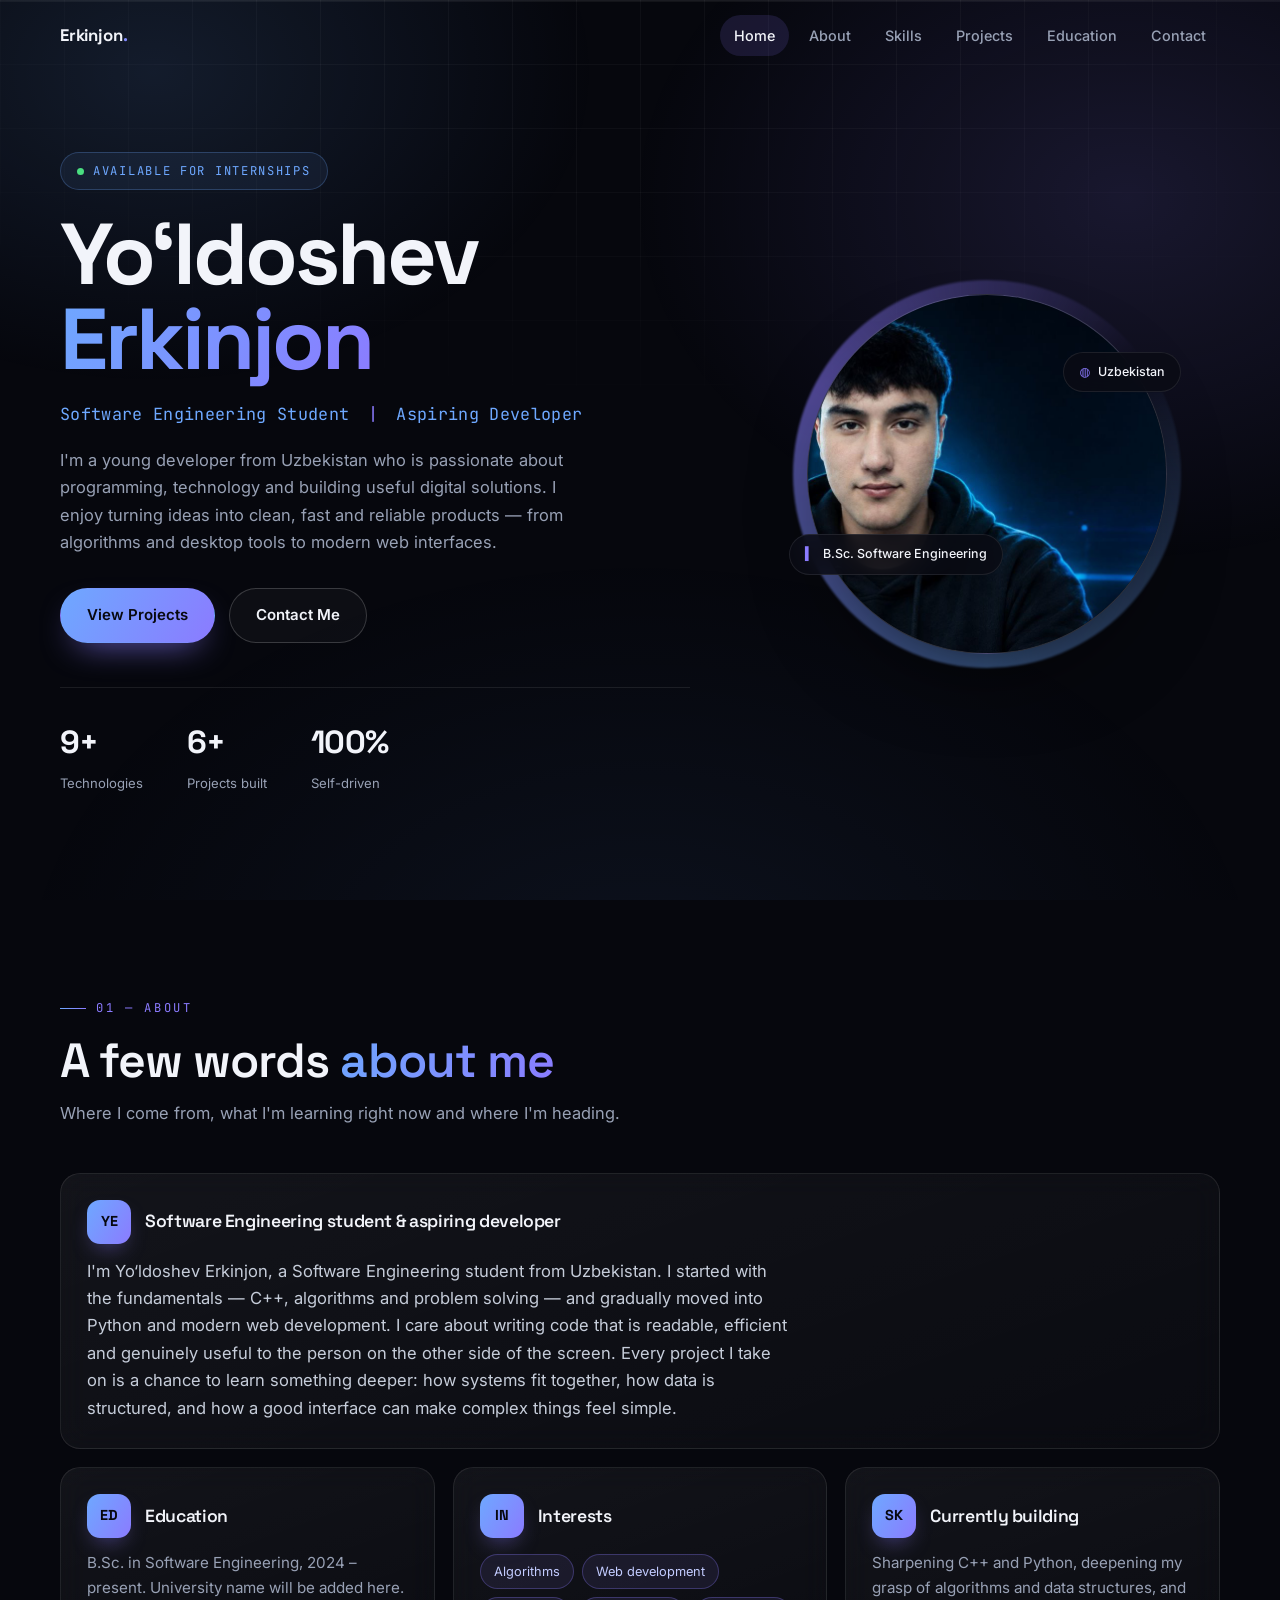
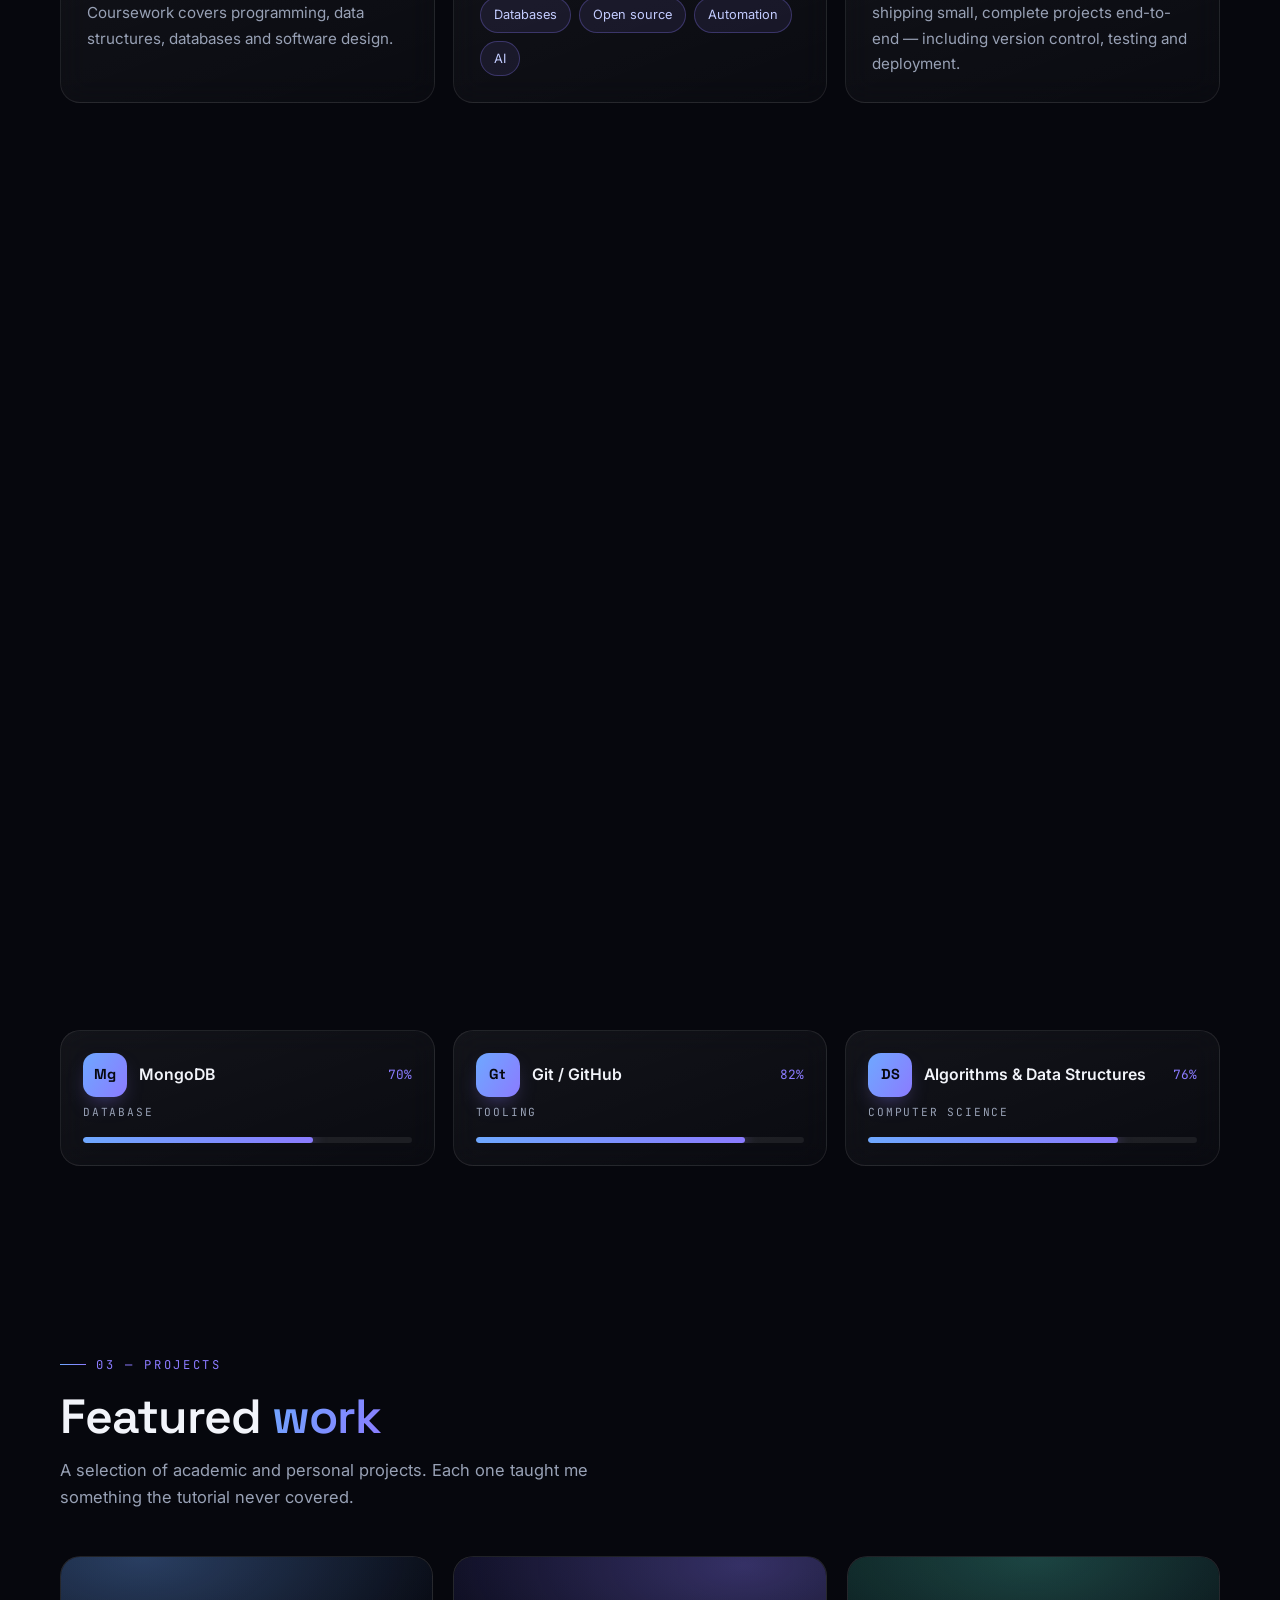
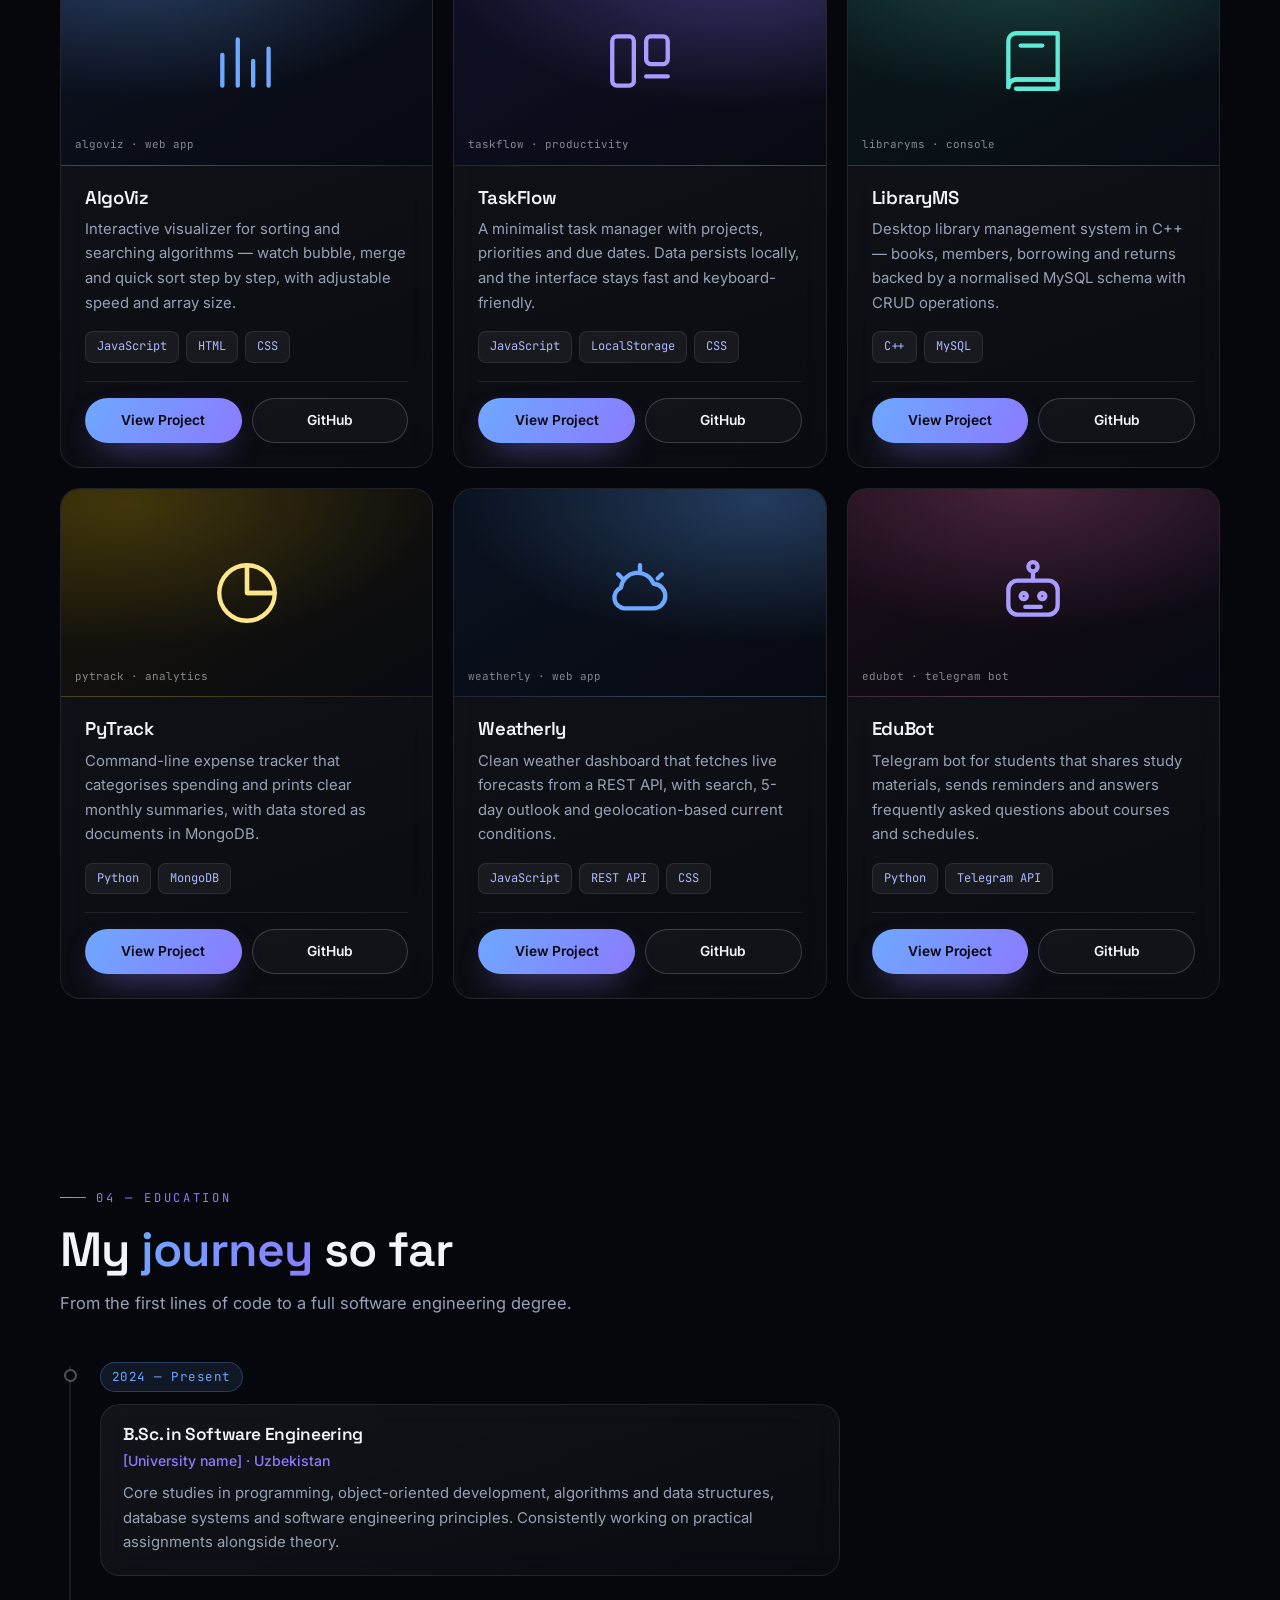
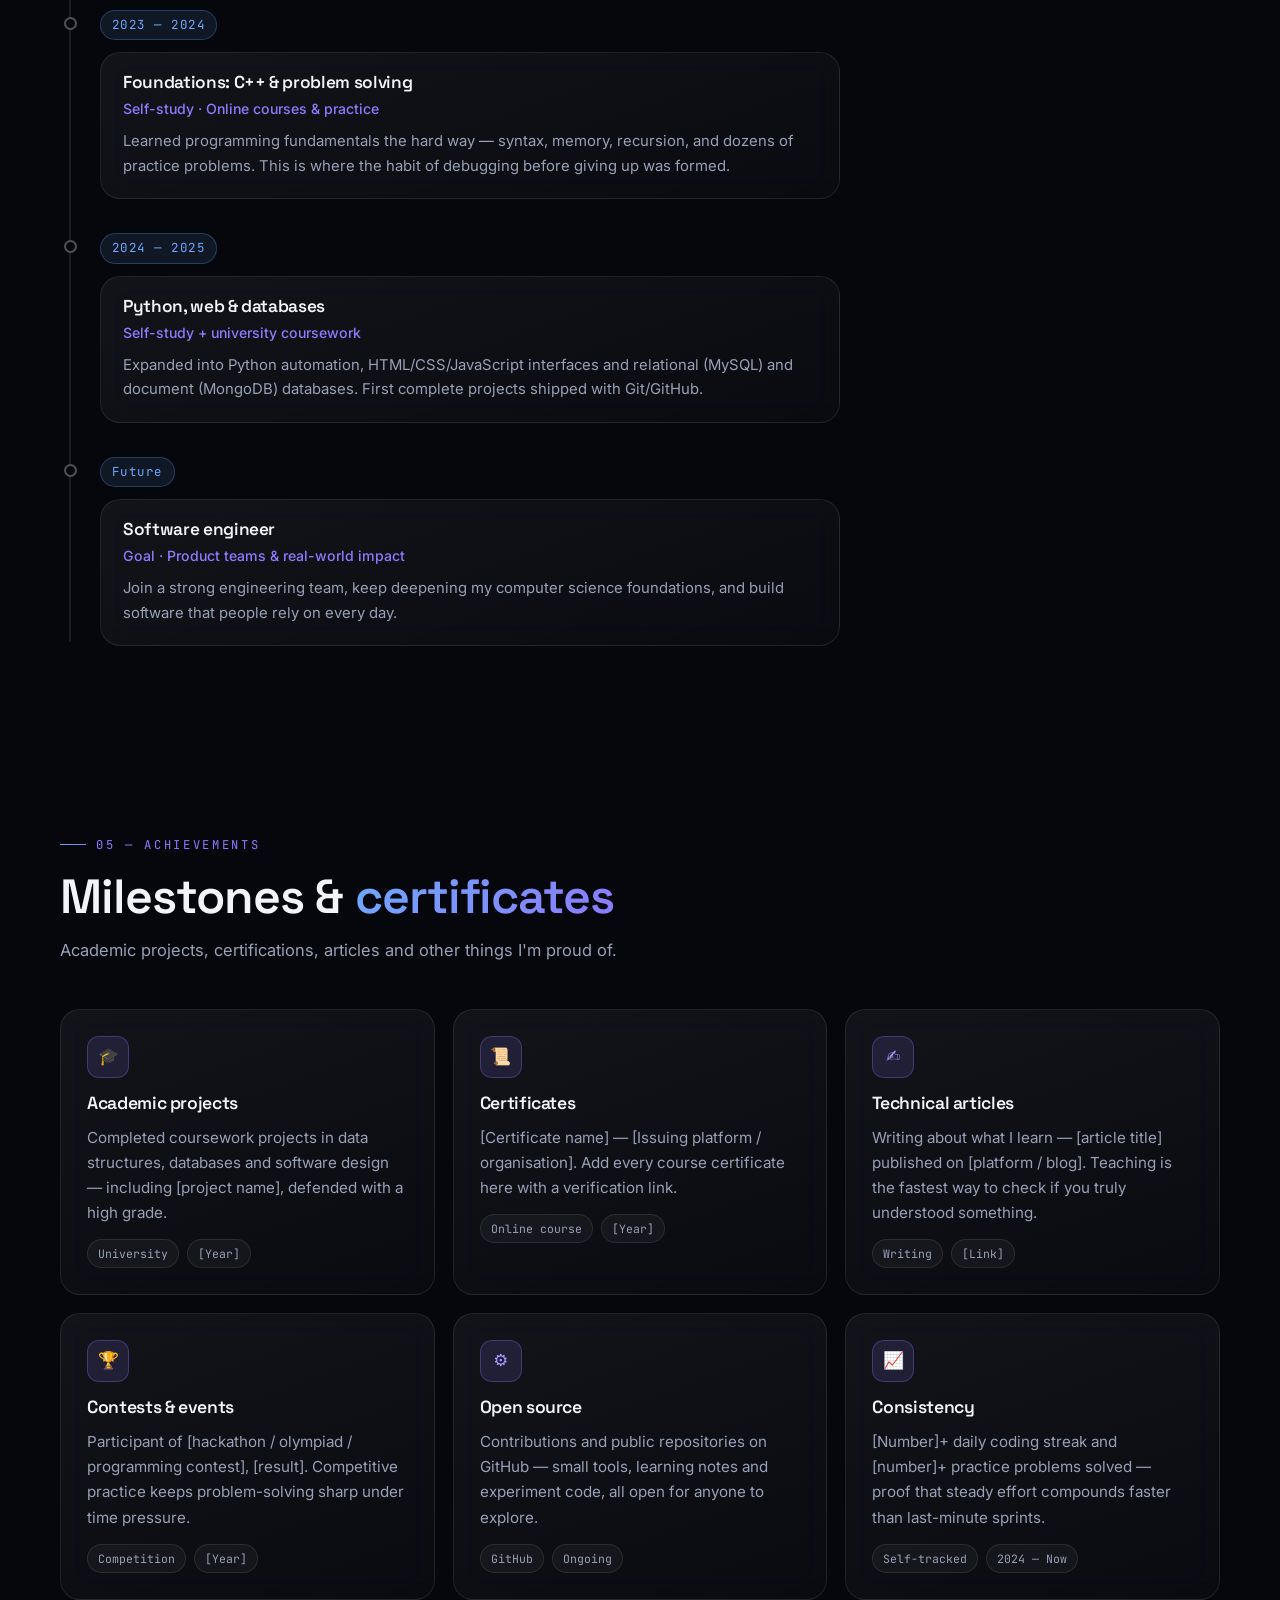
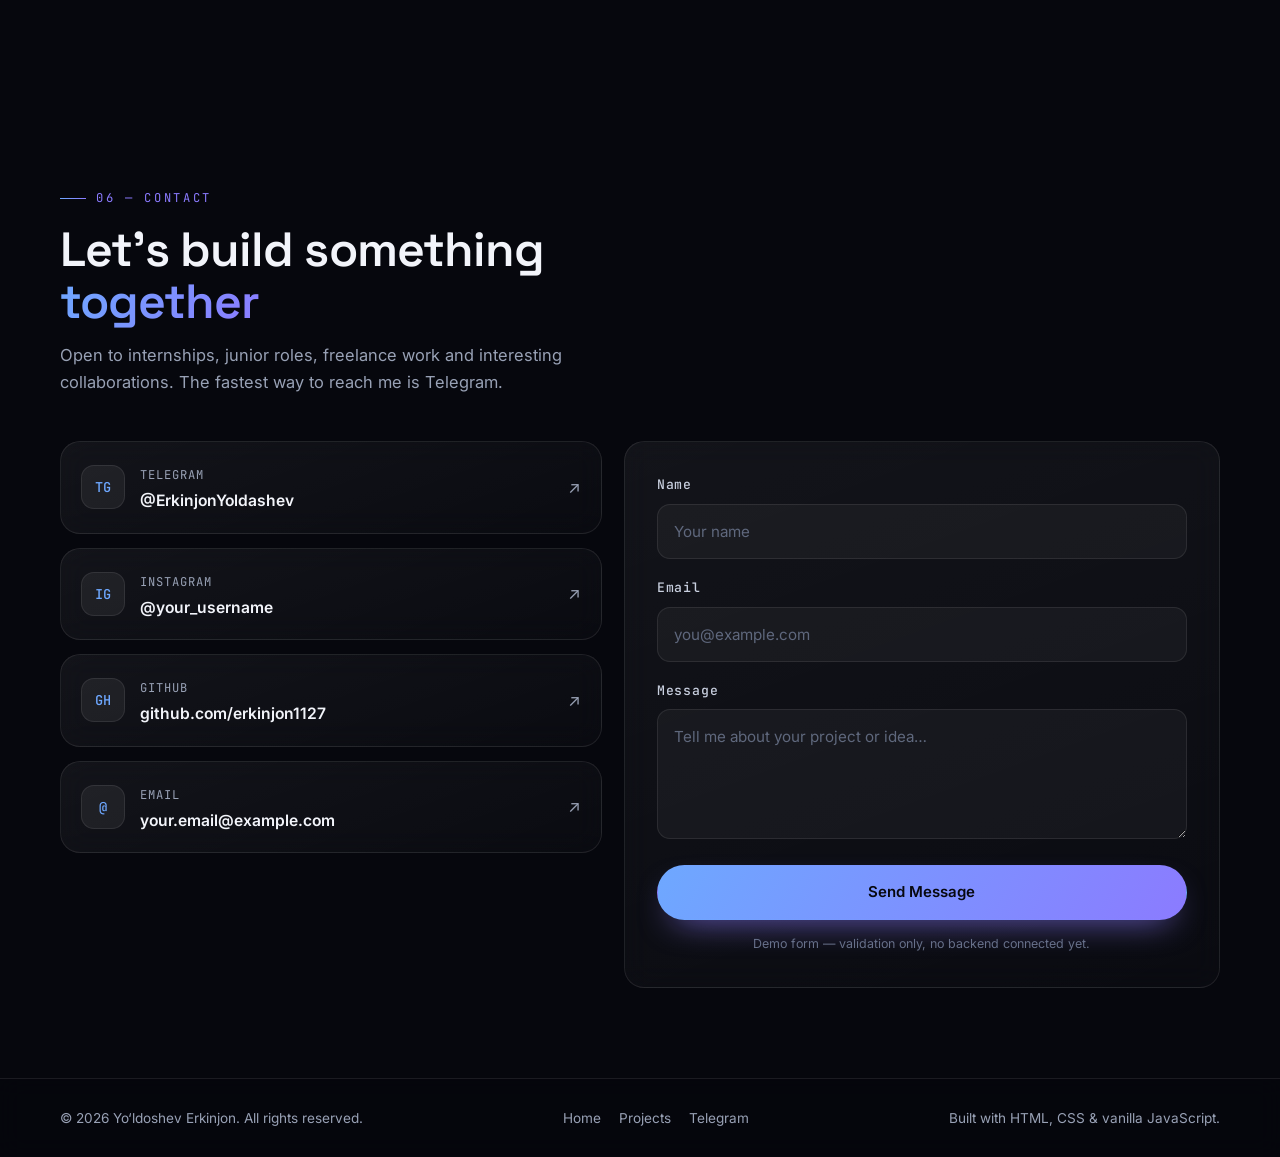
<file: erkinjon/index.html>
<!DOCTYPE html>
<html lang="en">
<head>
<meta charset="utf-8">
<meta name="viewport" content="width=device-width, initial-scale=1">
<title>Yo‘ldoshev Erkinjon — Software Engineering Student</title>
<meta name="description" content="Portfolio of Yo‘ldoshev Erkinjon — Software Engineering student and aspiring developer from Uzbekistan. Projects, skills and contact.">
<meta name="theme-color" content="#06070d">

<!-- Inline SVG favicon: violet monogram -->
<link rel="icon" href="data:image/svg+xml,%3Csvg xmlns='http://www.w3.org/2000/svg' viewBox='0 0 64 64'%3E%3Crect width='64' height='64' rx='16' fill='%237c6cf6'/%3E%3Ctext x='32' y='45' font-family='Georgia,serif' font-size='34' font-weight='bold' text-anchor='middle' fill='%2306070d'%3EE%3C/text%3E%3C/svg%3E">

<!-- Open Graph -->
<meta property="og:title" content="Yo‘ldoshev Erkinjon — Software Engineering Student">
<meta property="og:description" content="Aspiring developer building useful digital solutions.">
<meta property="og:type" content="website">

<!-- Fonts: Space Grotesk (headings), Inter (body), JetBrains Mono (labels) -->
<link rel="preconnect" href="https://fonts.googleapis.com">
<link rel="preconnect" href="https://fonts.gstatic.com" crossorigin>
<link href="https://fonts.googleapis.com/css2?family=Space+Grotesk:wght@500;600;700&family=Inter:wght@400;500;600&family=JetBrains+Mono:wght@400;500&display=swap" rel="stylesheet">

<style>
/* ============================================================================
   1. DESIGN TOKENS
   ========================================================================= */
:root{
  --bg:          #06070d;                 /* page background — near-black      */
  --bg-soft:     #0a0c14;                 /* raised surfaces                   */
  --blue:        #6ea8ff;                 /* primary accent                    */
  --violet:      #8b7bff;                 /* secondary accent                  */
  --grad:        linear-gradient(120deg,var(--blue),var(--violet));
  --text:        #f2f4fa;                 /* primary text                      */
  --muted:       #98a1b5;                 /* secondary text                    */
  --line:        rgba(255,255,255,.085);  /* hairline borders                  */
  --glass:       rgba(255,255,255,.045);  /* glass fill                        */
  --radius:      20px;
  --radius-sm:   13px;
  --maxw:        1160px;
  --ease:        cubic-bezier(.22,.61,.36,1);
  --nav-h:       72px;
}

/* ============================================================================
   2. RESET & BASE
   ========================================================================= */
*,*::before,*::after{box-sizing:border-box}
html{-webkit-text-size-adjust:100%;scroll-behavior:smooth}
body{
  margin:0;
  background:var(--bg);
  color:var(--text);
  font-family:"Inter",system-ui,-apple-system,Segoe UI,Roboto,sans-serif;
  font-size:16.5px;
  line-height:1.65;
  -webkit-font-smoothing:antialiased;
  overflow-x:hidden;
}
img{max-width:100%;display:block}
h1,h2,h3,h4{
  font-family:"Space Grotesk",system-ui,sans-serif;
  font-weight:600;
  letter-spacing:-.02em;
  line-height:1.08;
  margin:0;
  overflow-wrap:break-word;
}
p{margin:0}
a{color:inherit;text-decoration:none}
button{font:inherit}
::selection{background:rgba(139,123,255,.35);color:#fff}

:focus-visible{outline:2px solid var(--violet);outline-offset:3px;border-radius:6px}

.sr-only{
  position:absolute;width:1px;height:1px;padding:0;margin:-1px;
  overflow:hidden;clip:rect(0 0 0 0);white-space:nowrap;border:0;
}

/* Custom scrollbar */
::-webkit-scrollbar{width:10px}
::-webkit-scrollbar-track{background:#06070d}
::-webkit-scrollbar-thumb{background:#1d2233;border-radius:10px;border:2px solid #06070d}
::-webkit-scrollbar-thumb:hover{background:var(--violet)}

/* ============================================================================
   3. AMBIENT BACKGROUND — fixed glows + faint grid
   ========================================================================= */
.bg{
  position:fixed;inset:0;z-index:0;pointer-events:none;
  background:
    radial-gradient(680px 480px at 12% 8%,  rgba(110,168,255,.13),transparent 65%),
    radial-gradient(760px 560px at 88% 22%, rgba(139,123,255,.14),transparent 65%),
    radial-gradient(900px 620px at 50% 110%,rgba(110,168,255,.07),transparent 70%);
}
.bg::after{                       /* faint blueprint grid */
  content:"";position:absolute;inset:0;
  background-image:
    linear-gradient(rgba(255,255,255,.035) 1px,transparent 1px),
    linear-gradient(90deg,rgba(255,255,255,.035) 1px,transparent 1px);
  background-size:64px 64px;
  -webkit-mask-image:radial-gradient(ellipse 90% 60% at 50% 0%,#000 30%,transparent 80%);
          mask-image:radial-gradient(ellipse 90% 60% at 50% 0%,#000 30%,transparent 80%);
}

/* ============================================================================
   4. SCROLL PROGRESS BAR
   ========================================================================= */
.progress{position:fixed;top:0;left:0;right:0;height:2px;z-index:130;background:rgba(255,255,255,.05)}
.progress span{display:block;height:100%;width:0;background:var(--grad)}

/* ============================================================================
   5. NAVBAR — glass pill that solidifies on scroll
   ========================================================================= */
.nav{
  position:fixed;top:0;left:0;right:0;z-index:120;
  height:var(--nav-h);
  display:flex;align-items:center;
  transition:background .35s var(--ease),border-color .35s var(--ease);
  border-bottom:1px solid transparent;
}
.nav.is-scrolled{
  background:rgba(6,7,13,.78);
  backdrop-filter:blur(16px);-webkit-backdrop-filter:blur(16px);
  border-bottom-color:var(--line);
}
.nav__inner{
  width:min(var(--maxw),calc(100% - 40px));margin-inline:auto;
  display:flex;align-items:center;justify-content:space-between;gap:18px;
}
.brand{
  font-family:"Space Grotesk",sans-serif;font-weight:700;font-size:1.05rem;
  letter-spacing:-.01em;white-space:nowrap;
}
.brand i{
  font-style:normal;
  background:var(--grad);-webkit-background-clip:text;background-clip:text;color:transparent;
}
.nav__menu{display:flex;align-items:center;gap:6px;list-style:none;margin:0;padding:0}
.nav__menu a{
  display:block;padding:9px 14px;border-radius:999px;
  font-size:.9rem;font-weight:500;color:var(--muted);
  transition:color .25s var(--ease),background .25s var(--ease);
}
.nav__menu a:hover{color:var(--text);background:rgba(255,255,255,.06)}
.nav__menu a.is-current{color:var(--text);background:rgba(139,123,255,.14)}

.burger{
  display:none;position:relative;z-index:130;
  width:42px;height:42px;border-radius:12px;flex:none;cursor:pointer;
  background:rgba(255,255,255,.05);border:1px solid var(--line);
  align-items:center;justify-content:center;
}
.burger span{
  position:absolute;width:17px;height:1.6px;border-radius:2px;background:var(--text);
  transition:transform .3s var(--ease),opacity .3s var(--ease);
}
.burger span:nth-child(1){transform:translateY(-5px)}
.burger span:nth-child(3){transform:translateY(5px)}
.burger.is-open span:nth-child(1){transform:rotate(45deg)}
.burger.is-open span:nth-child(2){opacity:0}
.burger.is-open span:nth-child(3){transform:rotate(-45deg)}

/* ============================================================================
   6. LAYOUT HELPERS
   ========================================================================= */
.wrap{width:min(var(--maxw),calc(100% - 40px));margin-inline:auto}
main{position:relative;z-index:1}
.section{padding:clamp(72px,10vh,120px) 0;scroll-margin-top:calc(var(--nav-h) + 8px)}

.eyebrow{
  display:inline-flex;align-items:center;gap:10px;
  font-family:"JetBrains Mono",ui-monospace,monospace;
  font-size:.76rem;letter-spacing:.22em;text-transform:uppercase;
  color:var(--violet);margin-bottom:16px;
}
.eyebrow::before{content:"";width:26px;height:1px;background:var(--grad)}
.section__head{max-width:64ch;margin-bottom:clamp(34px,5vh,56px)}
.section__title{font-size:clamp(1.9rem,5vw,3rem)}
.section__title em{
  font-style:normal;
  background:var(--grad);-webkit-background-clip:text;background-clip:text;color:transparent;
}
.section__lead{margin-top:14px;color:var(--muted);max-width:58ch}

/* Scroll-reveal */
.reveal{
  opacity:0;transform:translateY(26px);
  transition:opacity .75s var(--ease),transform .75s var(--ease);
  transition-delay:var(--d,0s);
}
.reveal.is-in{opacity:1;transform:none}

/* ============================================================================
   7. BUTTONS
   ========================================================================= */
.btn{
  display:inline-flex;align-items:center;justify-content:center;gap:9px;
  padding:14px 26px;border-radius:999px;
  font-weight:600;font-size:.94rem;cursor:pointer;
  border:1px solid transparent;
  transition:transform .3s var(--ease),box-shadow .3s var(--ease),
             background .3s var(--ease),border-color .3s var(--ease),color .3s var(--ease);
}
.btn:hover{transform:translateY(-2px)}
.btn:active{transform:translateY(0)}
.btn--primary{
  background:var(--grad);color:#07080f;
  box-shadow:0 14px 34px -16px rgba(139,123,255,.9);
}
.btn--primary:hover{box-shadow:0 20px 42px -16px rgba(139,123,255,1)}
.btn--ghost{border-color:rgba(255,255,255,.18);color:var(--text);background:rgba(255,255,255,.03)}
.btn--ghost:hover{border-color:rgba(139,123,255,.7);background:rgba(139,123,255,.1)}
.btn--sm{padding:10px 18px;font-size:.86rem}

/* ============================================================================
   8. GLASS CARD + CURSOR SPOTLIGHT
   ========================================================================= */
.card{
  position:relative;overflow:hidden;
  padding:26px;border-radius:var(--radius);
  background:linear-gradient(160deg,rgba(255,255,255,.055),rgba(255,255,255,.018));
  border:1px solid var(--line);
  backdrop-filter:blur(14px);-webkit-backdrop-filter:blur(14px);
  transition:transform .4s var(--ease),border-color .4s var(--ease),box-shadow .4s var(--ease);
}
.card::before{
  content:"";position:absolute;inset:0;pointer-events:none;
  background:radial-gradient(320px circle at var(--mx,50%) var(--my,50%),
             rgba(139,123,255,.16),transparent 65%);
  opacity:0;transition:opacity .4s var(--ease);
}
.card:hover{transform:translateY(-6px);border-color:rgba(139,123,255,.45);
  box-shadow:0 30px 60px -34px rgba(109,96,246,.7)}
.card:hover::before{opacity:1}
.card__body{position:relative;z-index:1}

/* Gradient monogram tile */
.tile{
  flex:none;width:44px;height:44px;border-radius:13px;
  display:grid;place-items:center;
  background:var(--grad);color:#07080f;
  font-family:"Space Grotesk",sans-serif;font-weight:700;font-size:.9rem;
  box-shadow:0 10px 24px -12px rgba(139,123,255,.9);
}

/* ============================================================================
   9. HERO
   ========================================================================= */
.hero{
  min-height:100vh;          /* fallback first, then small viewport units */
  min-height:100svh;
  display:flex;align-items:center;
  padding:calc(var(--nav-h) + 48px) 0 72px;
  scroll-margin-top:0;
}
.hero__grid{
  display:grid;gap:clamp(36px,6vw,64px);
  grid-template-columns:1.15fr .85fr;align-items:center;
}
.hero__tag{
  display:inline-flex;align-items:center;gap:9px;
  padding:8px 16px;border-radius:999px;
  font-family:"JetBrains Mono",monospace;font-size:.76rem;letter-spacing:.14em;
  text-transform:uppercase;color:var(--blue);
  background:rgba(110,168,255,.08);border:1px solid rgba(110,168,255,.25);
}
.dot{width:7px;height:7px;border-radius:50%;background:#4ade80;box-shadow:0 0 0 0 rgba(74,222,128,.6);animation:pulse 2.4s infinite}
@keyframes pulse{
  0%{box-shadow:0 0 0 0 rgba(74,222,128,.55)}
  70%{box-shadow:0 0 0 9px rgba(74,222,128,0)}
  100%{box-shadow:0 0 0 0 rgba(74,222,128,0)}
}
.hero__name{
  margin-top:22px;
  font-size:clamp(2.7rem,7.4vw,5.4rem);
  font-weight:700;line-height:.98;letter-spacing:-.035em;
}
.hero__name em{
  font-style:normal;
  background:var(--grad);-webkit-background-clip:text;background-clip:text;color:transparent;
}
.hero__role{
  margin-top:20px;
  font-family:"JetBrains Mono",monospace;
  font-size:clamp(.9rem,2.2vw,1.05rem);color:var(--blue);letter-spacing:.02em;
}
.hero__role .sep{color:var(--violet);margin:0 8px}
.hero__intro{margin-top:18px;color:var(--muted);max-width:54ch}
.hero__actions{display:flex;flex-wrap:wrap;gap:14px;margin-top:32px}
.hero__stats{
  display:flex;flex-wrap:wrap;gap:clamp(22px,4vw,44px);
  margin-top:44px;padding-top:28px;border-top:1px solid var(--line);
}
.stat b{
  display:block;font-family:"Space Grotesk",sans-serif;
  font-size:clamp(1.5rem,3.4vw,2rem);font-weight:700;letter-spacing:-.02em;
}
.stat span{font-size:.82rem;color:var(--muted)}

/* Profile placeholder */
.avatar{position:relative;width:min(360px,80vw);margin-inline:auto;aspect-ratio:1}
.avatar__ring{
  position:absolute;inset:-14px;border-radius:50%;
  background:conic-gradient(from 180deg,var(--blue),var(--violet),transparent 65%,var(--blue));
  opacity:.55;filter:blur(1px);
  animation:spin 16s linear infinite;
}
@keyframes spin{to{transform:rotate(360deg)}}
.avatar__img{
  position:absolute;inset:0;border-radius:50%;overflow:hidden;
  border:1px solid rgba(255,255,255,.14);
  background:
    radial-gradient(120% 110% at 30% 0%,rgba(139,123,255,.35),transparent 60%),
    linear-gradient(160deg,#12152300,#0b0e19),
    #0d1020;
  display:grid;place-items:center;
  box-shadow:0 40px 90px -40px rgba(0,0,0,.9);
}
.avatar__img::after{                /* faint grid inside the photo circle */
  content:"";position:absolute;inset:0;
  background-image:
    linear-gradient(rgba(255,255,255,.05) 1px,transparent 1px),
    linear-gradient(90deg,rgba(255,255,255,.05) 1px,transparent 1px);
  background-size:34px 34px;
}
.avatar__img svg{width:56%;height:56%;position:relative;z-index:1;opacity:.85}
.avatar__img img{                 /* real photo sits above the fallback silhouette */
  position:absolute;inset:0;z-index:2;
  width:100%;height:100%;object-fit:cover;object-position:center 30%;
}
.avatar__chip{
  position:absolute;z-index:2;
  display:flex;align-items:center;gap:8px;
  padding:9px 15px;border-radius:999px;font-size:.78rem;font-weight:500;
  background:rgba(10,12,20,.82);border:1px solid var(--line);
  backdrop-filter:blur(12px);-webkit-backdrop-filter:blur(12px);
  white-space:nowrap;
}
.avatar__chip--a{left:-18px;bottom:22%}
.avatar__chip--b{right:-14px;top:16%}
.avatar__chip i{font-style:normal;color:var(--violet);font-weight:700}

/* ============================================================================
   10. ABOUT — bento grid
   ========================================================================= */
.bento{display:grid;gap:18px;grid-template-columns:repeat(6,1fr)}
.bento__bio{grid-column:span 6}
.bento__cell{grid-column:span 2}
.bento__bio p{margin-top:14px;color:#c6cdda;font-size:1.04rem;max-width:70ch}
.card__row{display:flex;align-items:center;gap:14px}
.card__title{font-size:1.1rem}
.card__text{margin-top:12px;color:var(--muted);font-size:.95rem}
.tags{display:flex;flex-wrap:wrap;gap:8px;margin-top:16px}
.tag{
  padding:6px 13px;border-radius:999px;font-size:.8rem;color:#c3ccff;
  border:1px solid rgba(139,123,255,.3);background:rgba(139,123,255,.09);
  transition:border-color .3s var(--ease),transform .3s var(--ease);
}
.tag:hover{border-color:var(--violet);transform:translateY(-2px)}

/* ============================================================================
   11. SKILLS
   ========================================================================= */
.skills{display:grid;gap:18px;grid-template-columns:repeat(auto-fill,minmax(280px,1fr))}
.skill{padding:22px}
.skill__top{display:flex;align-items:center;justify-content:space-between;gap:12px}
.skill__name{display:flex;align-items:center;gap:12px;font-weight:600;font-size:.99rem}
.skill__level{
  font-family:"JetBrains Mono",monospace;font-size:.8rem;color:var(--violet);
  font-variant-numeric:tabular-nums;
}
.skill__cat{
  margin-top:6px;font-family:"JetBrains Mono",monospace;font-size:.7rem;
  letter-spacing:.16em;text-transform:uppercase;color:var(--muted);
}
.skill__track{
  margin-top:16px;height:6px;border-radius:99px;
  background:rgba(255,255,255,.07);overflow:hidden;
}
.skill__fill{
  display:block;height:100%;width:0;border-radius:99px;background:var(--grad);
  box-shadow:0 0 14px rgba(139,123,255,.6);
  transition:width 1.3s var(--ease);
}

/* ============================================================================
   12. PROJECTS
   ========================================================================= */
.projects{display:grid;gap:20px;grid-template-columns:repeat(auto-fill,minmax(320px,1fr))}
.project{padding:0;display:flex;flex-direction:column;overflow:hidden}
.project__thumb{
  position:relative;aspect-ratio:16/9;
  display:grid;place-items:center;overflow:hidden;
  border-bottom:1px solid var(--line);
}
.project__thumb::after{             /* glass shine sweep on hover */
  content:"";position:absolute;inset:0;
  background:linear-gradient(115deg,transparent 35%,rgba(255,255,255,.14) 50%,transparent 65%);
  transform:translateX(-120%);
  transition:transform .9s var(--ease);
}
.project:hover .project__thumb::after{transform:translateX(120%)}
.project__thumb svg{width:74px;height:74px;stroke-width:1.4;position:relative;z-index:1;
  transition:transform .5s var(--ease)}
.project:hover .project__thumb svg{transform:scale(1.08) translateY(-3px)}
.project__thumb figcaption{
  position:absolute;left:14px;bottom:11px;z-index:1;
  font-family:"JetBrains Mono",monospace;font-size:.68rem;
  color:rgba(255,255,255,.5);
}
/* unique gradient per project */
.thumb--1{background:radial-gradient(130% 110% at 22% 0%,rgba(110,168,255,.3),transparent 62%),linear-gradient(150deg,#0c1220,#080a12)}
.thumb--2{background:radial-gradient(130% 110% at 78% 4%,rgba(139,123,255,.32),transparent 62%),linear-gradient(150deg,#101026,#080a12)}
.thumb--3{background:radial-gradient(130% 110% at 50% 0%,rgba(94,234,212,.22),transparent 62%),linear-gradient(150deg,#0a1a1c,#080a12)}
.thumb--4{background:radial-gradient(130% 110% at 18% 8%,rgba(250,204,21,.18),transparent 62%),linear-gradient(150deg,#1a1608,#080a12)}
.thumb--5{background:radial-gradient(130% 110% at 82% 6%,rgba(96,165,250,.3),transparent 62%),linear-gradient(150deg,#0a1220,#080a12)}
.thumb--6{background:radial-gradient(130% 110% at 50% 0%,rgba(244,114,182,.22),transparent 62%),linear-gradient(150deg,#1a0d18,#080a12)}
.thumb--1 svg,.thumb--5 svg{stroke:var(--blue)}
.thumb--2 svg,.thumb--6 svg{stroke:#a99bff}
.thumb--3 svg{stroke:#5eead4}
.thumb--4 svg{stroke:#fde68a}

.project__body{padding:22px 24px 24px;display:flex;flex-direction:column;flex:1}
.project__name{font-size:1.16rem}
.project__desc{margin-top:9px;color:var(--muted);font-size:.93rem;flex:1}
.tech{display:flex;flex-wrap:wrap;gap:7px;margin-top:16px}
.tech span{
  padding:5px 11px;border-radius:8px;font-size:.75rem;
  font-family:"JetBrains Mono",monospace;color:#aeb8ff;
  background:rgba(255,255,255,.05);border:1px solid var(--line);
}
.project__links{
  display:flex;gap:10px;margin-top:18px;padding-top:16px;border-top:1px solid var(--line);
}
.project__links .btn{flex:1}

/* ============================================================================
   13. EDUCATION TIMELINE
   ========================================================================= */
.timeline{position:relative;padding-left:40px;max-width:780px}
.timeline::before{                       /* track */
  content:"";position:absolute;left:9px;top:4px;bottom:4px;width:2px;
  background:rgba(255,255,255,.09);border-radius:2px;
}
.timeline::after{                        /* progress — --draw set by JS */
  content:"";position:absolute;left:9px;top:4px;width:2px;
  height:var(--draw,0px);
  background:linear-gradient(180deg,var(--blue),var(--violet));
  border-radius:2px;box-shadow:0 0 16px rgba(139,123,255,.7);
}
.tl{position:relative;padding-bottom:34px}
.tl:last-child{padding-bottom:0}
.tl::before{                             /* node */
  content:"";position:absolute;left:-36px;top:7px;
  width:13px;height:13px;border-radius:50%;
  background:var(--bg);border:2px solid rgba(255,255,255,.3);
  transition:border-color .35s var(--ease),background .35s var(--ease),box-shadow .35s var(--ease);
}
.tl.is-lit::before{
  border-color:var(--violet);background:var(--violet);
  box-shadow:0 0 16px rgba(139,123,255,.8);
}
.tl__year{
  display:inline-block;
  font-family:"JetBrains Mono",monospace;font-size:.78rem;letter-spacing:.12em;
  color:var(--blue);padding:4px 11px;border-radius:999px;
  background:rgba(110,168,255,.1);border:1px solid rgba(110,168,255,.28);
}
.tl__card{margin-top:12px;padding:20px 22px}
.tl__title{font-size:1.08rem}
.tl__place{margin-top:5px;color:var(--violet);font-size:.88rem;font-weight:500}
.tl__text{margin-top:9px;color:var(--muted);font-size:.93rem}

/* ============================================================================
   14. ACHIEVEMENTS
   ========================================================================= */
.achievements{display:grid;gap:18px;grid-template-columns:repeat(auto-fill,minmax(300px,1fr))}
.ach__icon{
  width:42px;height:42px;border-radius:12px;display:grid;place-items:center;
  background:rgba(139,123,255,.13);border:1px solid rgba(139,123,255,.3);
  color:#a99bff;font-size:1.05rem;
}
.ach__meta{
  margin-top:14px;display:flex;gap:8px;flex-wrap:wrap;
  font-family:"JetBrains Mono",monospace;font-size:.72rem;color:var(--muted);
}
.ach__meta span{padding:4px 10px;border-radius:999px;border:1px solid var(--line);background:rgba(255,255,255,.04)}

/* ============================================================================
   15. CONTACT
   ========================================================================= */
.contact__grid{display:grid;gap:22px;grid-template-columns:1fr 1.1fr;align-items:start}
.socials{display:grid;gap:14px}
.social{
  display:flex;align-items:center;gap:15px;padding:18px 20px;
}
.social__icon{
  width:44px;height:44px;flex:none;border-radius:13px;display:grid;place-items:center;
  background:rgba(255,255,255,.06);border:1px solid var(--line);
  font-family:"JetBrains Mono",monospace;font-weight:500;font-size:.85rem;color:var(--blue);
  transition:background .3s var(--ease),color .3s var(--ease),border-color .3s var(--ease);
}
.social:hover .social__icon{background:var(--grad);color:#07080f;border-color:transparent}
.social__k{font-size:.76rem;color:var(--muted);letter-spacing:.08em;text-transform:uppercase;
  font-family:"JetBrains Mono",monospace}
.social__v{font-weight:600;font-size:.98rem;word-break:break-word}
.social__arrow{margin-left:auto;color:var(--muted);transition:transform .3s var(--ease),color .3s var(--ease)}
.social:hover .social__arrow{transform:translate(3px,-3px);color:var(--violet)}

.form{padding:clamp(22px,4vw,32px)}
.field{margin-bottom:18px}
.field label{
  display:block;margin-bottom:8px;font-size:.82rem;font-weight:500;color:#c9d0e0;
  font-family:"JetBrains Mono",monospace;letter-spacing:.06em;
}
.field input,.field textarea{
  width:100%;padding:14px 16px;border-radius:var(--radius-sm);
  background:rgba(255,255,255,.04);border:1px solid var(--line);
  color:var(--text);font:inherit;font-size:.95rem;
  transition:border-color .3s var(--ease),background .3s var(--ease),box-shadow .3s var(--ease);
}
.field textarea{min-height:130px;resize:vertical}
.field input::placeholder,.field textarea::placeholder{color:#5f687d}
.field input:focus,.field textarea:focus{
  outline:none;border-color:rgba(139,123,255,.7);
  background:rgba(139,123,255,.06);box-shadow:0 0 0 4px rgba(139,123,255,.13);
}
.field.is-error input,.field.is-error textarea{border-color:#f87171}
.field__err{display:none;margin-top:6px;font-size:.78rem;color:#f87171}
.field.is-error .field__err{display:block}
.form__note{margin-top:14px;font-size:.78rem;color:#67708a;text-align:center}
.form__success{
  display:none;align-items:center;gap:12px;padding:16px 18px;margin-bottom:18px;
  border-radius:var(--radius-sm);font-size:.92rem;
  background:rgba(74,222,128,.08);border:1px solid rgba(74,222,128,.35);color:#bbf7d0;
}
.form__success.is-on{display:flex}

/* ============================================================================
   16. FOOTER + TOAST
   ========================================================================= */
.footer{
  position:relative;z-index:1;
  border-top:1px solid var(--line);
  background:rgba(6,7,13,.7);backdrop-filter:blur(12px);
  padding:28px 0;
}
.footer__inner{
  display:flex;flex-wrap:wrap;gap:12px;justify-content:space-between;align-items:center;
  color:var(--muted);font-size:.85rem;
}
.footer__inner a:hover{color:var(--violet)}
.footer__links{display:flex;gap:18px;flex-wrap:wrap}

.toast{
  position:fixed;left:50%;bottom:28px;z-index:200;
  transform:translate(-50%,20px);opacity:0;visibility:hidden;
  max-width:calc(100% - 32px);
  padding:13px 22px;border-radius:999px;font-size:.88rem;text-align:center;
  background:rgba(12,14,24,.94);border:1px solid rgba(139,123,255,.4);
  box-shadow:0 24px 50px -24px rgba(0,0,0,.9);
  backdrop-filter:blur(14px);-webkit-backdrop-filter:blur(14px);
  transition:transform .4s var(--ease),opacity .4s var(--ease),visibility .4s var(--ease);
}
.toast.is-on{transform:translate(-50%,0);opacity:1;visibility:visible}

/* ============================================================================
   17. RESPONSIVE
   ========================================================================= */
@media (max-width:980px){
  .hero__grid{grid-template-columns:1fr;text-align:left}
  .avatar{order:-1;width:min(280px,68vw)}
  .contact__grid{grid-template-columns:1fr}
  .bento__cell{grid-column:span 3}
}
@media (max-width:820px){
  .burger{display:flex}
  .nav__menu{
    position:fixed;top:var(--nav-h);left:0;right:0;
    flex-direction:column;align-items:stretch;gap:4px;
    padding:16px 20px 26px;
    background:rgba(7,8,15,.97);
    backdrop-filter:blur(18px);-webkit-backdrop-filter:blur(18px);
    border-bottom:1px solid var(--line);
    transform:translateY(-14px);opacity:0;visibility:hidden;
    transition:transform .3s var(--ease),opacity .3s var(--ease),visibility .3s var(--ease);
  }
  .nav__menu.is-open{transform:none;opacity:1;visibility:visible}
  .nav__menu a{padding:13px 16px;font-size:1rem;border-radius:12px}
  .bento__cell{grid-column:span 6}
}
@media (max-width:640px){
  :root{--nav-h:64px}
  body{font-size:15.5px}
  .wrap{width:calc(100% - 32px)}
  .hero{padding-top:calc(var(--nav-h) + 34px)}
  .hero__actions .btn{flex:1 1 100%}
  .avatar__chip--a{left:-8px}
  .avatar__chip--b{right:-6px}
  .project__links{flex-direction:column}
  .timeline{padding-left:32px}
  .tl::before{left:-28px}
  .footer__inner{justify-content:center;text-align:center}
}
@media (max-width:380px){
  .wrap{width:calc(100% - 24px)}
  .card{padding:20px;border-radius:16px}
  .avatar__chip{display:none}
}

/* ============================================================================
   18. REDUCED MOTION
   ========================================================================= */
@media (prefers-reduced-motion:reduce){
  html{scroll-behavior:auto}
  *,*::before,*::after{
    animation-duration:.001ms !important;animation-iteration-count:1 !important;
    transition-duration:.001ms !important;
  }
  .reveal{opacity:1;transform:none}
}
</style>
</head>

<body>

<!-- Ambient background -->
<div class="bg" aria-hidden="true"></div>

<!-- Scroll progress -->
<div class="progress" aria-hidden="true"><span id="progressBar"></span></div>

<!-- ==========================================================================
     NAVBAR
     ======================================================================= -->
<header class="nav" id="nav">
  <div class="nav__inner">
    <a class="brand" href="#home">Erkinjon<i>.</i></a>

    <button class="burger" id="burger" type="button" aria-label="Toggle navigation"
            aria-expanded="false" aria-controls="navMenu">
      <span></span><span></span><span></span>
    </button>

    <ul class="nav__menu" id="navMenu">
      <li><a href="#home">Home</a></li>
      <li><a href="#about">About</a></li>
      <li><a href="#skills">Skills</a></li>
      <li><a href="#projects">Projects</a></li>
      <li><a href="#education">Education</a></li>
      <li><a href="#contact">Contact</a></li>
    </ul>
  </div>
</header>

<main>

<!-- ==========================================================================
     HERO
     ======================================================================= -->
<section class="hero" id="home">
  <div class="wrap">
    <div class="hero__grid">

      <div class="hero__copy">
        <p class="hero__tag reveal"><span class="dot"></span> Available for internships</p>

        <h1 class="hero__name reveal" style="--d:.08s">
          Yo‘ldoshev<br><em>Erkinjon</em>
        </h1>

        <p class="hero__role reveal" style="--d:.16s">
          Software Engineering Student <span class="sep">|</span> Aspiring Developer
        </p>

        <p class="hero__intro reveal" style="--d:.24s">
          I'm a young developer from Uzbekistan who is passionate about programming,
          technology and building useful digital solutions. I enjoy turning ideas into
          clean, fast and reliable products — from algorithms and desktop tools to
          modern web interfaces.
        </p>

        <div class="hero__actions reveal" style="--d:.32s">
          <a class="btn btn--primary" href="#projects">View Projects</a>
          <a class="btn btn--ghost" href="#contact">Contact Me</a>
        </div>

        <div class="hero__stats reveal" style="--d:.4s">
          <div class="stat"><b data-count="9" data-suffix="+">0</b><span>Technologies</span></div>
          <div class="stat"><b data-count="6" data-suffix="+">0</b><span>Projects built</span></div>
          <div class="stat"><b data-count="100" data-suffix="%">0</b><span>Self-driven</span></div>
        </div>
      </div>

      <!-- Profile image placeholder -->
      <div class="avatar reveal" style="--d:.2s">
        <div class="avatar__ring" aria-hidden="true"></div>
        <div class="avatar__img">
          <img src="assets/photo.jpg" alt="Yo‘ldoshev Erkinjon" onerror="this.remove()">
          <!-- Silhouette below is only a fallback if the photo is missing -->
          <svg viewBox="0 0 24 24" fill="none" stroke="#9fb4ff" stroke-width="1.2"
               stroke-linecap="round" stroke-linejoin="round" aria-hidden="true">
            <circle cx="12" cy="8.4" r="4.2"></circle>
            <path d="M3.8 21c.9-4.2 4.3-6.4 8.2-6.4s7.3 2.2 8.2 6.4"></path>
          </svg>
        </div>
        <span class="avatar__chip avatar__chip--a"><i>▍</i> B.Sc. Software Engineering</span>
        <span class="avatar__chip avatar__chip--b"><i>◍</i> Uzbekistan</span>
      </div>

    </div>
  </div>
</section>

<!-- ==========================================================================
     ABOUT
     ======================================================================= -->
<section class="section" id="about">
  <div class="wrap">
    <div class="section__head reveal">
      <p class="eyebrow">01 — About</p>
      <h2 class="section__title">A few words <em>about me</em></h2>
      <p class="section__lead">
        Where I come from, what I'm learning right now and where I'm heading.
      </p>
    </div>

    <div class="bento">
      <article class="card bento__bio reveal">
        <div class="card__body">
          <div class="card__row">
            <div class="tile" aria-hidden="true">YE</div>
            <h3 class="card__title">Software Engineering student &amp; aspiring developer</h3>
          </div>
          <p>
            I'm Yo‘ldoshev Erkinjon, a Software Engineering student from Uzbekistan.
            I started with the fundamentals — C++, algorithms and problem solving — and
            gradually moved into Python and modern web development. I care about writing
            code that is readable, efficient and genuinely useful to the person on the
            other side of the screen. Every project I take on is a chance to learn
            something deeper: how systems fit together, how data is structured, and how a
            good interface can make complex things feel simple.
          </p>
        </div>
      </article>

      <article class="card bento__cell reveal" style="--d:.08s">
        <div class="card__body">
          <div class="card__row">
            <div class="tile" aria-hidden="true">ED</div>
            <h3 class="card__title">Education</h3>
          </div>
          <p class="card__text">
            B.Sc. in Software Engineering, 2024 – present. University name will be
            added here. Coursework covers programming, data structures, databases and
            software design.
          </p>
        </div>
      </article>

      <article class="card bento__cell reveal" style="--d:.16s">
        <div class="card__body">
          <div class="card__row">
            <div class="tile" aria-hidden="true">IN</div>
            <h3 class="card__title">Interests</h3>
          </div>
          <div class="tags">
            <span class="tag">Algorithms</span>
            <span class="tag">Web development</span>
            <span class="tag">Databases</span>
            <span class="tag">Open source</span>
            <span class="tag">Automation</span>
            <span class="tag">AI</span>
          </div>
        </div>
      </article>

      <article class="card bento__cell reveal" style="--d:.24s">
        <div class="card__body">
          <div class="card__row">
            <div class="tile" aria-hidden="true">SK</div>
            <h3 class="card__title">Currently building</h3>
          </div>
          <p class="card__text">
            Sharpening C++ and Python, deepening my grasp of algorithms and data
            structures, and shipping small, complete projects end-to-end — including
            version control, testing and deployment.
          </p>
        </div>
      </article>

      <article class="card bento__cell reveal" style="--d:.32s">
        <div class="card__body">
          <div class="card__row">
            <div class="tile" aria-hidden="true">GO</div>
            <h3 class="card__title">Career goal</h3>
          </div>
          <p class="card__text">
            To grow into a skilled software engineer who builds reliable digital
            products that solve real problems for people and businesses in Uzbekistan
            and beyond.
          </p>
        </div>
      </article>

      <article class="card bento__cell reveal" style="--d:.4s">
        <div class="card__body">
          <div class="card__row">
            <div class="tile" aria-hidden="true">AP</div>
            <h3 class="card__title">Approach</h3>
          </div>
          <p class="card__text">
            Start with the problem, choose the simplest tool that fits, break work into
            small pieces, and finish what I start. Consistency beats intensity.
          </p>
        </div>
      </article>

      <article class="card bento__cell reveal" style="--d:.48s">
        <div class="card__body">
          <div class="card__row">
            <div class="tile" aria-hidden="true">LN</div>
            <h3 class="card__title">Languages</h3>
          </div>
          <p class="card__text">
            Uzbek — native · Russian — fluent · English — working proficiency
            (technical documentation, articles and communication).
          </p>
        </div>
      </article>
    </div>
  </div>
</section>

<!-- ==========================================================================
     SKILLS
     ======================================================================= -->
<section class="section" id="skills">
  <div class="wrap">
    <div class="section__head reveal">
      <p class="eyebrow">02 — Skills</p>
      <h2 class="section__title">Tools I <em>build with</em></h2>
      <p class="section__lead">
        Honest levels — these bars reflect where I am today, and they keep moving up.
      </p>
    </div>

    <div class="skills" id="skillsGrid">
      <!-- rendered by JS from the SKILLS array -->
    </div>
  </div>
</section>

<!-- ==========================================================================
     PROJECTS
     ======================================================================= -->
<section class="section" id="projects">
  <div class="wrap">
    <div class="section__head reveal">
      <p class="eyebrow">03 — Projects</p>
      <h2 class="section__title">Featured <em>work</em></h2>
      <p class="section__lead">
        A selection of academic and personal projects. Each one taught me something
        the tutorial never covered.
      </p>
    </div>

    <div class="projects" id="projectsGrid">
      <!-- rendered by JS from the PROJECTS array -->
    </div>
  </div>
</section>

<!-- ==========================================================================
     EDUCATION
     ======================================================================= -->
<section class="section" id="education">
  <div class="wrap">
    <div class="section__head reveal">
      <p class="eyebrow">04 — Education</p>
      <h2 class="section__title">My <em>journey</em> so far</h2>
      <p class="section__lead">
        From the first lines of code to a full software engineering degree.
      </p>
    </div>

    <div class="timeline" id="timeline">
      <div class="tl reveal">
        <span class="tl__year">2024 — Present</span>
        <div class="card tl__card">
          <div class="card__body">
            <h3 class="tl__title">B.Sc. in Software Engineering</h3>
            <p class="tl__place">[University name] · Uzbekistan</p>
            <p class="tl__text">
              Core studies in programming, object-oriented development, algorithms and
              data structures, database systems and software engineering principles.
              Consistently working on practical assignments alongside theory.
            </p>
          </div>
        </div>
      </div>

      <div class="tl reveal" style="--d:.08s">
        <span class="tl__year">2023 — 2024</span>
        <div class="card tl__card">
          <div class="card__body">
            <h3 class="tl__title">Foundations: C++ &amp; problem solving</h3>
            <p class="tl__place">Self-study · Online courses &amp; practice</p>
            <p class="tl__text">
              Learned programming fundamentals the hard way — syntax, memory,
              recursion, and dozens of practice problems. This is where the habit of
              debugging before giving up was formed.
            </p>
          </div>
        </div>
      </div>

      <div class="tl reveal" style="--d:.16s">
        <span class="tl__year">2024 — 2025</span>
        <div class="card tl__card">
          <div class="card__body">
            <h3 class="tl__title">Python, web &amp; databases</h3>
            <p class="tl__place">Self-study + university coursework</p>
            <p class="tl__text">
              Expanded into Python automation, HTML/CSS/JavaScript interfaces and
              relational (MySQL) and document (MongoDB) databases. First complete
              projects shipped with Git/GitHub.
            </p>
          </div>
        </div>
      </div>

      <div class="tl reveal" style="--d:.24s">
        <span class="tl__year">Future</span>
        <div class="card tl__card">
          <div class="card__body">
            <h3 class="tl__title">Software engineer</h3>
            <p class="tl__place">Goal · Product teams &amp; real-world impact</p>
            <p class="tl__text">
              Join a strong engineering team, keep deepening my computer science
              foundations, and build software that people rely on every day.
            </p>
          </div>
        </div>
      </div>
    </div>
  </div>
</section>

<!-- ==========================================================================
     ACHIEVEMENTS
     ======================================================================= -->
<section class="section" id="achievements">
  <div class="wrap">
    <div class="section__head reveal">
      <p class="eyebrow">05 — Achievements</p>
      <h2 class="section__title">Milestones &amp; <em>certificates</em></h2>
      <p class="section__lead">
        Academic projects, certifications, articles and other things I'm proud of.
      </p>
    </div>

    <div class="achievements">
      <article class="card reveal">
        <div class="card__body">
          <div class="ach__icon" aria-hidden="true">🎓</div>
          <h3 class="card__title" style="margin-top:16px">Academic projects</h3>
          <p class="card__text">
            Completed coursework projects in data structures, databases and software
            design — including [project name], defended with a high grade.
          </p>
          <div class="ach__meta"><span>University</span><span>[Year]</span></div>
        </div>
      </article>

      <article class="card reveal" style="--d:.08s">
        <div class="card__body">
          <div class="ach__icon" aria-hidden="true">📜</div>
          <h3 class="card__title" style="margin-top:16px">Certificates</h3>
          <p class="card__text">
            [Certificate name] — [Issuing platform / organisation]. Add every course
            certificate here with a verification link.
          </p>
          <div class="ach__meta"><span>Online course</span><span>[Year]</span></div>
        </div>
      </article>

      <article class="card reveal" style="--d:.16s">
        <div class="card__body">
          <div class="ach__icon" aria-hidden="true">✍️</div>
          <h3 class="card__title" style="margin-top:16px">Technical articles</h3>
          <p class="card__text">
            Writing about what I learn — [article title] published on
            [platform / blog]. Teaching is the fastest way to check if you truly
            understood something.
          </p>
          <div class="ach__meta"><span>Writing</span><span>[Link]</span></div>
        </div>
      </article>

      <article class="card reveal" style="--d:.24s">
        <div class="card__body">
          <div class="ach__icon" aria-hidden="true">🏆</div>
          <h3 class="card__title" style="margin-top:16px">Contests &amp; events</h3>
          <p class="card__text">
            Participant of [hackathon / olympiad / programming contest], [result].
            Competitive practice keeps problem-solving sharp under time pressure.
          </p>
          <div class="ach__meta"><span>Competition</span><span>[Year]</span></div>
        </div>
      </article>

      <article class="card reveal" style="--d:.32s">
        <div class="card__body">
          <div class="ach__icon" aria-hidden="true">⚙️</div>
          <h3 class="card__title" style="margin-top:16px">Open source</h3>
          <p class="card__text">
            Contributions and public repositories on GitHub — small tools, learning
            notes and experiment code, all open for anyone to explore.
          </p>
          <div class="ach__meta"><span>GitHub</span><span>Ongoing</span></div>
        </div>
      </article>

      <article class="card reveal" style="--d:.4s">
        <div class="card__body">
          <div class="ach__icon" aria-hidden="true">📈</div>
          <h3 class="card__title" style="margin-top:16px">Consistency</h3>
          <p class="card__text">
            [Number]+ daily coding streak and [number]+ practice problems solved —
            proof that steady effort compounds faster than last-minute sprints.
          </p>
          <div class="ach__meta"><span>Self-tracked</span><span>2024 — Now</span></div>
        </div>
      </article>
    </div>
  </div>
</section>

<!-- ==========================================================================
     CONTACT
     ======================================================================= -->
<section class="section" id="contact">
  <div class="wrap">
    <div class="section__head reveal">
      <p class="eyebrow">06 — Contact</p>
      <h2 class="section__title">Let's build something <em>together</em></h2>
      <p class="section__lead">
        Open to internships, junior roles, freelance work and interesting
        collaborations. The fastest way to reach me is Telegram.
      </p>
    </div>

    <div class="contact__grid">

      <!-- Social links -->
      <div class="socials">
        <a class="card social reveal" href="https://t.me/ErkinjonYoldashev"
           target="_blank" rel="noopener noreferrer">
          <span class="card__body" style="display:flex;align-items:center;gap:15px;width:100%">
            <span class="social__icon" aria-hidden="true">TG</span>
            <span>
              <span class="social__k">Telegram</span><br>
              <span class="social__v">@ErkinjonYoldashev</span>
            </span>
            <span class="social__arrow" aria-hidden="true">↗</span>
          </span>
        </a>

        <!-- TODO: replace instagram username -->
        <a class="card social reveal" style="--d:.08s" href="https://instagram.com/your_username"
           target="_blank" rel="noopener noreferrer">
          <span class="card__body" style="display:flex;align-items:center;gap:15px;width:100%">
            <span class="social__icon" aria-hidden="true">IG</span>
            <span>
              <span class="social__k">Instagram</span><br>
              <span class="social__v">@your_username</span>
            </span>
            <span class="social__arrow" aria-hidden="true">↗</span>
          </span>
        </a>

        <a class="card social reveal" style="--d:.16s" href="https://github.com/erkinjon1127"
           target="_blank" rel="noopener noreferrer">
          <span class="card__body" style="display:flex;align-items:center;gap:15px;width:100%">
            <span class="social__icon" aria-hidden="true">GH</span>
            <span>
              <span class="social__k">GitHub</span><br>
              <span class="social__v">github.com/erkinjon1127</span>
            </span>
            <span class="social__arrow" aria-hidden="true">↗</span>
          </span>
        </a>

        <!-- TODO: replace email address -->
        <a class="card social reveal" style="--d:.24s" href="mailto:your.email@example.com">
          <span class="card__body" style="display:flex;align-items:center;gap:15px;width:100%">
            <span class="social__icon" aria-hidden="true">@</span>
            <span>
              <span class="social__k">Email</span><br>
              <span class="social__v">your.email@example.com</span>
            </span>
            <span class="social__arrow" aria-hidden="true">↗</span>
          </span>
        </a>
      </div>

      <!-- Contact form -->
      <form class="card form reveal" id="contactForm" style="--d:.12s" novalidate>
        <div class="form__success" id="formSuccess" role="status">
          <span aria-hidden="true">✓</span>
          <span id="formSuccessText">Thanks! Your message has been recorded.</span>
        </div>

        <div class="field" id="f-name">
          <label for="name">Name</label>
          <input id="name" name="name" type="text" placeholder="Your name" autocomplete="name">
          <p class="field__err">Please enter your name.</p>
        </div>

        <div class="field" id="f-email">
          <label for="email">Email</label>
          <input id="email" name="email" type="email" placeholder="you@example.com" autocomplete="email">
          <p class="field__err">Please enter a valid email address.</p>
        </div>

        <div class="field" id="f-message">
          <label for="message">Message</label>
          <textarea id="message" name="message" placeholder="Tell me about your project or idea…"></textarea>
          <p class="field__err">Please write a message (at least 10 characters).</p>
        </div>

        <button class="btn btn--primary" type="submit" style="width:100%">Send Message</button>

        <!-- No backend yet: swap this for Formspree / EmailJS / your own API.
             endpoint example: action="https://formspree.io/f/xxxxxxx" method="POST" -->
        <p class="form__note">Demo form — validation only, no backend connected yet.</p>
      </form>

    </div>
  </div>
</section>

</main>

<!-- ==========================================================================
     FOOTER
     ======================================================================= -->
<footer class="footer">
  <div class="wrap footer__inner">
    <span>© <span id="year">2026</span> Yo‘ldoshev Erkinjon. All rights reserved.</span>
    <span class="footer__links">
      <a href="#home">Home</a>
      <a href="#projects">Projects</a>
      <a href="https://t.me/ErkinjonYoldashev" target="_blank" rel="noopener noreferrer">Telegram</a>
    </span>
    <span>Built with HTML, CSS &amp; vanilla JavaScript.</span>
  </div>
</footer>

<!-- Toast for placeholder links / form feedback -->
<div class="toast" id="toast" role="status" aria-live="polite"></div>

<script>
"use strict";
/* ============================================================================
   DATA
   ========================================================================= */
const SKILLS = [
  { name:"C++",                         cat:"Language",   level:78, icon:"C+" },
  { name:"Python",                      cat:"Language",   level:85, icon:"Py" },
  { name:"HTML",                        cat:"Frontend",   level:92, icon:"Ht" },
  { name:"CSS",                         cat:"Frontend",   level:88, icon:"Cs" },
  { name:"JavaScript",                  cat:"Frontend",   level:80, icon:"Js" },
  { name:"MySQL",                       cat:"Database",   level:75, icon:"My" },
  { name:"MongoDB",                     cat:"Database",   level:70, icon:"Mg" },
  { name:"Git / GitHub",                cat:"Tooling",    level:82, icon:"Gt" },
  { name:"Algorithms & Data Structures",cat:"Computer Science", level:76, icon:"DS" }
];

const PROJECTS = [
  {
    name: "AlgoViz",
    domain: "algoviz · web app",
    desc: "Interactive visualizer for sorting and searching algorithms — watch bubble, merge and quick sort step by step, with adjustable speed and array size.",
    tech: ["JavaScript", "HTML", "CSS"],
    glyph: `<svg viewBox="0 0 24 24" fill="none" stroke-linecap="round" stroke-linejoin="round"><path d="M4 20V10M9 20V5M14 20v-8M19 20V8"/></svg>`
  },
  {
    name: "TaskFlow",
    domain: "taskflow · productivity",
    desc: "A minimalist task manager with projects, priorities and due dates. Data persists locally, and the interface stays fast and keyboard-friendly.",
    tech: ["JavaScript", "LocalStorage", "CSS"],
    glyph: `<svg viewBox="0 0 24 24" fill="none" stroke-linecap="round" stroke-linejoin="round"><rect x="3" y="4" width="7" height="16" rx="1.5"/><rect x="14" y="4" width="7" height="9" rx="1.5"/><path d="M14 17h7"/></svg>`
  },
  {
    name: "LibraryMS",
    domain: "libraryms · console",
    desc: "Desktop library management system in C++ — books, members, borrowing and returns backed by a normalised MySQL schema with CRUD operations.",
    tech: ["C++", "MySQL"],
    glyph: `<svg viewBox="0 0 24 24" fill="none" stroke-linecap="round" stroke-linejoin="round"><path d="M4 5.5A2.5 2.5 0 0 1 6.5 3H20v15H6.5A2.5 2.5 0 0 0 4 20.5z"/><path d="M4 20.5A2.5 2.5 0 0 1 6.5 18H20v3H6.5"/><path d="M8 7h7"/></svg>`
  },
  {
    name: "PyTrack",
    domain: "pytrack · analytics",
    desc: "Command-line expense tracker that categorises spending and prints clear monthly summaries, with data stored as documents in MongoDB.",
    tech: ["Python", "MongoDB"],
    glyph: `<svg viewBox="0 0 24 24" fill="none" stroke-linecap="round" stroke-linejoin="round"><path d="M21 12a9 9 0 1 1-9-9v9z"/><path d="M12 3a9 9 0 0 1 9 9h-9z"/></svg>`
  },
  {
    name: "Weatherly",
    domain: "weatherly · web app",
    desc: "Clean weather dashboard that fetches live forecasts from a REST API, with search, 5-day outlook and geolocation-based current conditions.",
    tech: ["JavaScript", "REST API", "CSS"],
    glyph: `<svg viewBox="0 0 24 24" fill="none" stroke-linecap="round" stroke-linejoin="round"><path d="M7 17h9a4 4 0 0 0 .4-8 5.5 5.5 0 0 0-10.6 1.3A3.5 3.5 0 0 0 7 17z"/><path d="M12 3v2M4.9 5.9l1.4 1.4M19.1 5.9l-1.4 1.4"/></svg>`
  },
  {
    name: "EduBot",
    domain: "edubot · telegram bot",
    desc: "Telegram bot for students that shares study materials, sends reminders and answers frequently asked questions about courses and schedules.",
    tech: ["Python", "Telegram API"],
    glyph: `<svg viewBox="0 0 24 24" fill="none" stroke-linecap="round" stroke-linejoin="round"><rect x="4" y="8" width="16" height="11" rx="3"/><path d="M12 8V5M12 5a1.5 1.5 0 1 0 0-3 1.5 1.5 0 0 0 0 3z"/><circle cx="9" cy="13" r="1"/><circle cx="15" cy="13" r="1"/><path d="M9.5 16.5h5"/></svg>`
  }
];

const $  = (s, c = document) => c.querySelector(s);
const $$ = (s, c = document) => Array.from(c.querySelectorAll(s));
const reduceMotion = window.matchMedia("(prefers-reduced-motion: reduce)").matches;

/* ============================================================================
   RENDER — skills
   ========================================================================= */
$("#skillsGrid").innerHTML = SKILLS.map((s, i) => `
  <article class="card skill reveal" style="--d:${(i % 3) * 0.08}s">
    <div class="card__body">
      <div class="skill__top">
        <span class="skill__name"><span class="tile" aria-hidden="true">${s.icon}</span>${s.name}</span>
        <span class="skill__level" data-level="${s.level}">0%</span>
      </div>
      <p class="skill__cat">${s.cat}</p>
      <div class="skill__track" role="progressbar" aria-valuenow="${s.level}"
           aria-valuemin="0" aria-valuemax="100" aria-label="${s.name} proficiency">
        <span class="skill__fill" data-level="${s.level}"></span>
      </div>
    </div>
  </article>`).join("");

/* ============================================================================
   RENDER — projects
   ========================================================================= */
$("#projectsGrid").innerHTML = PROJECTS.map((p, i) => `
  <article class="card project reveal" style="--d:${(i % 3) * 0.08}s">
    <figure class="project__thumb thumb--${i + 1}" style="margin:0">
      ${p.glyph}
      <figcaption>${p.domain}</figcaption>
    </figure>
    <div class="project__body card__body">
      <h3 class="project__name">${p.name}</h3>
      <p class="project__desc">${p.desc}</p>
      <div class="tech">${p.tech.map(t => `<span>${t}</span>`).join("")}</div>
      <div class="project__links">
        <a class="btn btn--primary btn--sm" href="#" data-placeholder="Project demo link">View Project</a>
        <a class="btn btn--ghost btn--sm" href="https://github.com/erkinjon1127"
           target="_blank" rel="noopener noreferrer">GitHub</a>
      </div>
    </div>
  </article>`).join("");

/* ============================================================================
   REVEAL ON SCROLL
   ========================================================================= */
const revealables = $$(".reveal");
if (reduceMotion || !("IntersectionObserver" in window)){
  revealables.forEach(el => el.classList.add("is-in"));
} else {
  const io = new IntersectionObserver(entries => {
    entries.forEach(e => {
      if (e.isIntersecting){ e.target.classList.add("is-in"); io.unobserve(e.target); }
    });
  }, { threshold: 0.12, rootMargin: "0px 0px -6% 0px" });
  revealables.forEach(el => io.observe(el));
}

/* ============================================================================
   SKILL BARS + COUNTERS — animate when first seen
   ========================================================================= */
function animateNumber(el, target, suffix, duration){
  if (reduceMotion){ el.textContent = target + suffix; return; }
  const t0 = performance.now();
  const step = now => {
    const p = Math.min(1, (now - t0) / duration);
    const eased = 1 - Math.pow(1 - p, 3);              // easeOutCubic
    el.textContent = Math.round(target * eased) + suffix;
    if (p < 1) requestAnimationFrame(step);
  };
  requestAnimationFrame(step);
}

function activateSkill(card){
  const fill  = $(".skill__fill", card);
  const label = $(".skill__level", card);
  const level = Number(fill.dataset.level);
  requestAnimationFrame(() => { fill.style.width = level + "%"; });
  animateNumber(label, level, "%", 1300);
}

const animTargets = $$(".skill, .stat");
if (!("IntersectionObserver" in window)){
  animTargets.forEach(el => {
    if (el.classList.contains("skill")) activateSkill(el);
    else animateNumber($("b", el), Number($("b", el).dataset.count), $("b", el).dataset.suffix || "", 1200);
  });
} else {
  const io2 = new IntersectionObserver(entries => {
    entries.forEach(e => {
      if (!e.isIntersecting) return;
      if (e.target.classList.contains("skill")) activateSkill(e.target);
      else {
        const b = $("b", e.target);
        animateNumber(b, Number(b.dataset.count), b.dataset.suffix || "", 1400);
      }
      io2.unobserve(e.target);
    });
  }, { threshold: 0.4 });
  animTargets.forEach(el => io2.observe(el));
}

/* ============================================================================
   NAV — scroll state, active link, mobile menu
   ========================================================================= */
const nav      = $("#nav");
const burger   = $("#burger");
const navMenu  = $("#navMenu");
const progressBar = $("#progressBar");
const menuLinks = $$("#navMenu a");
const sections  = menuLinks.map(a => $(a.getAttribute("href"))).filter(Boolean);

function closeMenu(){
  navMenu.classList.remove("is-open");
  burger.classList.remove("is-open");
  burger.setAttribute("aria-expanded", "false");
}
burger.addEventListener("click", () => {
  const open = navMenu.classList.toggle("is-open");
  burger.classList.toggle("is-open", open);
  burger.setAttribute("aria-expanded", String(open));
});
menuLinks.forEach(a => a.addEventListener("click", closeMenu));
document.addEventListener("keydown", e => { if (e.key === "Escape") closeMenu(); });

function onScroll(){
  const y = window.scrollY || document.documentElement.scrollTop;

  nav.classList.toggle("is-scrolled", y > 24);

  const docH = document.documentElement.scrollHeight - window.innerHeight;
  progressBar.style.width = (Math.min(1, Math.max(0, y / Math.max(1, docH))) * 100) + "%";

  // Active nav link = last section whose top passed the 40% viewport line
  const line = y + window.innerHeight * 0.4;
  let current = sections[0];
  sections.forEach(sec => { if (sec.offsetTop <= line) current = sec; });
  menuLinks.forEach(a =>
    a.classList.toggle("is-current", current && a.getAttribute("href") === "#" + current.id));

  drawTimeline();
}

/* ============================================================================
   TIMELINE — gradient line draws itself, nodes light up
   ========================================================================= */
const timeline = $("#timeline");
function drawTimeline(){
  if (!timeline) return;
  const r = timeline.getBoundingClientRect();
  const anchor = window.innerHeight * 0.7;
  const p = Math.min(1, Math.max(0, (anchor - r.top) / Math.max(1, r.height)));
  timeline.style.setProperty("--draw", (p * r.height).toFixed(1) + "px");
  $$(".tl", timeline).forEach(item => {
    item.classList.toggle("is-lit", item.getBoundingClientRect().top <= anchor);
  });
}

window.addEventListener("scroll", onScroll, { passive: true });
window.addEventListener("resize", onScroll, { passive: true });
onScroll();

/* ============================================================================
   CARD SPOTLIGHT — feed cursor position to each card as --mx / --my
   ========================================================================= */
if (window.matchMedia("(hover: hover)").matches && !reduceMotion){
  document.addEventListener("pointermove", e => {
    const card = e.target.closest && e.target.closest(".card");
    if (!card) return;
    const r = card.getBoundingClientRect();
    card.style.setProperty("--mx", ((e.clientX - r.left) / r.width * 100).toFixed(1) + "%");
    card.style.setProperty("--my", ((e.clientY - r.top) / r.height * 100).toFixed(1) + "%");
  }, { passive: true });
}

/* ============================================================================
   TOAST
   ========================================================================= */
const toast = $("#toast");
let toastTimer = 0;
function showToast(msg){
  toast.textContent = msg;
  toast.classList.add("is-on");
  clearTimeout(toastTimer);
  toastTimer = setTimeout(() => toast.classList.remove("is-on"), 3200);
}

// Placeholder links (project demos / repos) explain themselves instead of jumping to #top
document.addEventListener("click", e => {
  const a = e.target.closest && e.target.closest("[data-placeholder]");
  if (!a) return;
  e.preventDefault();
  showToast(`Link not set yet — replace href in index.html (${a.dataset.placeholder}).`);
});

/* ============================================================================
   CONTACT FORM — client-side validation (no backend yet)
   ========================================================================= */
const form = $("#contactForm");
const success = $("#formSuccess");
const successText = $("#formSuccessText");

function setError(id, on){ $("#" + id).classList.toggle("is-error", on); }

form.addEventListener("submit", e => {
  e.preventDefault();

  const name    = $("#name").value.trim();
  const email   = $("#email").value.trim();
  const message = $("#message").value.trim();
  const emailOk = /^[^\s@]+@[^\s@]+\.[^\s@]{2,}$/.test(email);

  setError("f-name",    name.length < 2);
  setError("f-email",   !emailOk);
  setError("f-message", message.length < 10);

  if (name.length < 2 || !emailOk || message.length < 10){
    success.classList.remove("is-on");
    const firstErr = $(".field.is-error input, .field.is-error textarea");
    if (firstErr) firstErr.focus();
    return;
  }

  successText.textContent = `Thanks, ${name}! Your message passed validation — connect a form backend to deliver it.`;
  success.classList.add("is-on");
  form.reset();
  showToast("Message validated — backend not connected yet.");
});

// Clear the error state as soon as the user fixes a field
$$(".field input, .field textarea").forEach(el => {
  el.addEventListener("input", () => el.closest(".field").classList.remove("is-error"));
});

/* ============================================================================
   MISC
   ========================================================================= */
$("#year").textContent = new Date().getFullYear();
</script>
</body>
</html>
</file>
